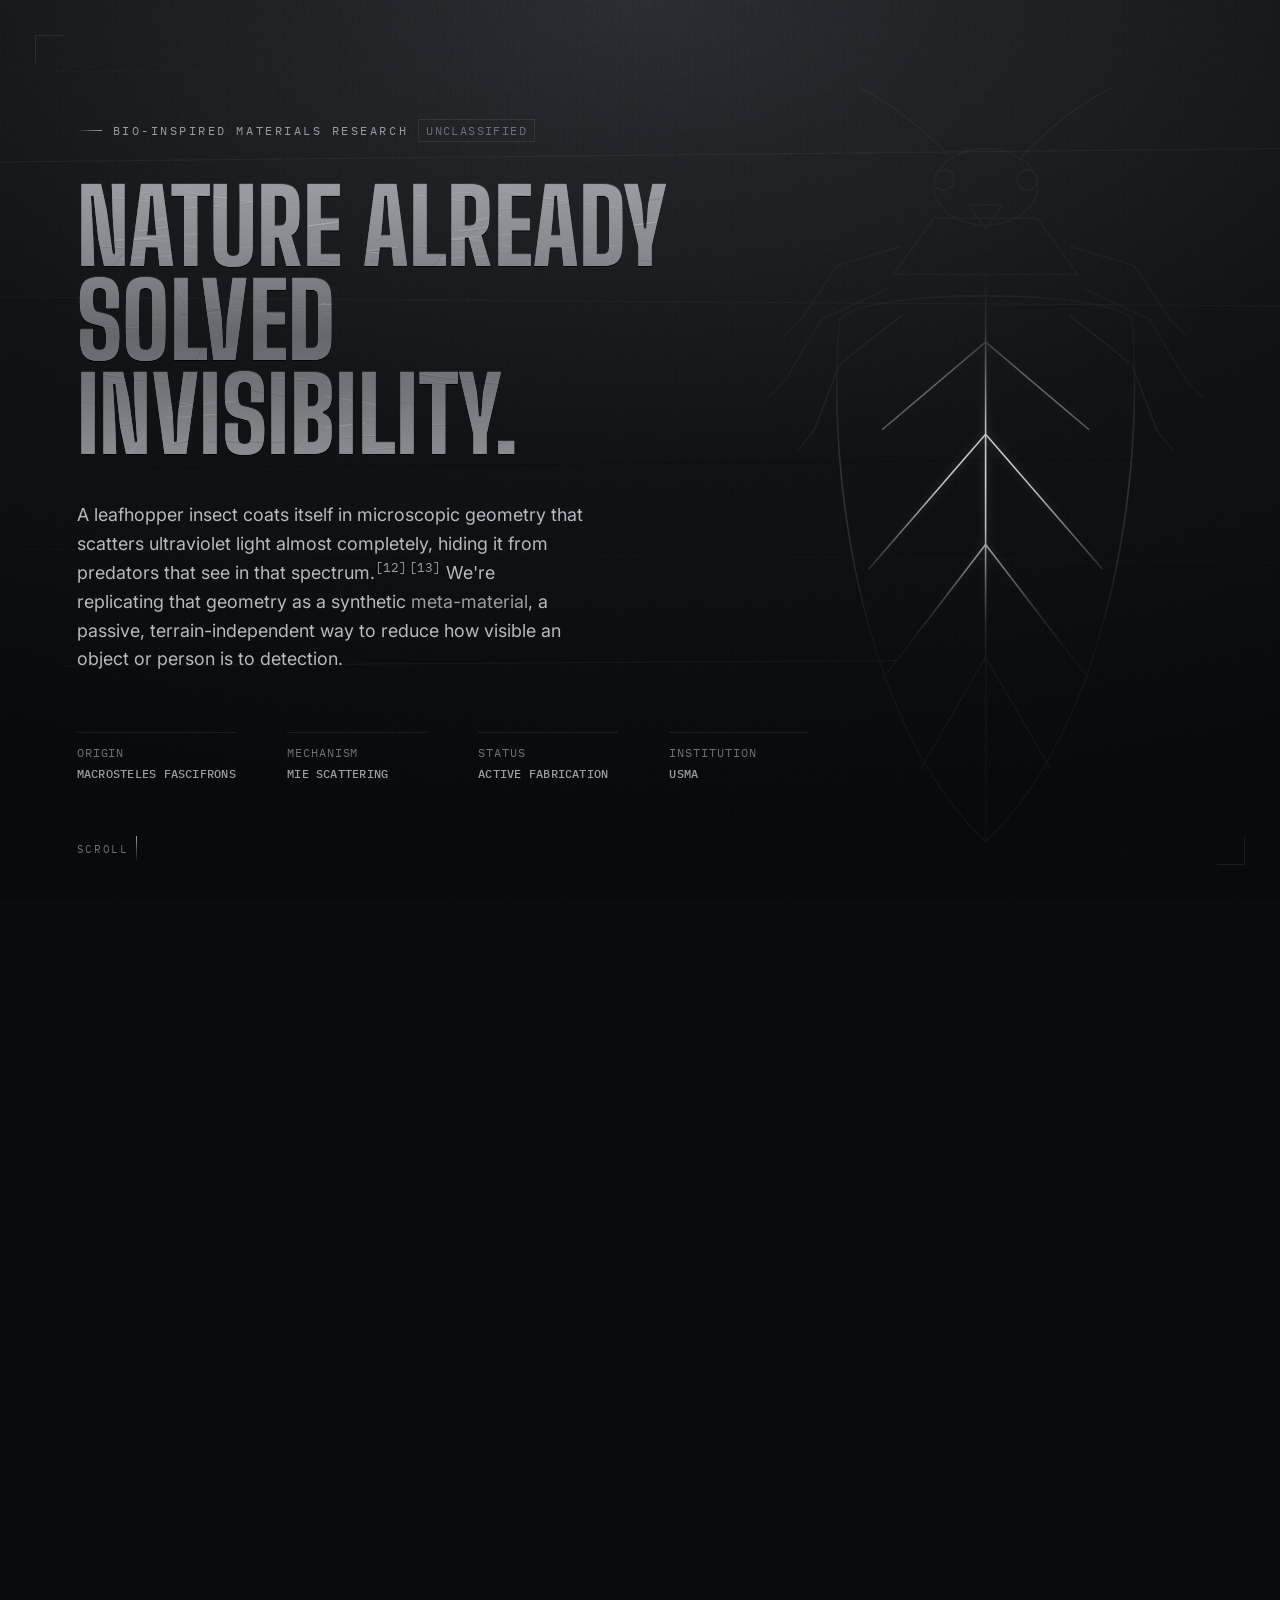
<file: index.html>
<!DOCTYPE html>
<html lang="en">
<head>
<meta charset="UTF-8">
<meta name="viewport" content="width=device-width, initial-scale=1.0">
<title>Brochosome Research: Hero POC v9</title>
<link rel="preconnect" href="https://fonts.googleapis.com">
<link rel="preconnect" href="https://fonts.gstatic.com" crossorigin>
<link href="https://fonts.googleapis.com/css2?family=Big+Shoulders+Display:wght@600;700;800&family=IBM+Plex+Mono:wght@400;500&family=Inter:wght@400;500&display=swap" rel="stylesheet">
<link rel="stylesheet" href="css/styles.css">
</head>
<body>

<section class="hero" id="hero">

  <svg class="noise-scratches" xmlns="http://www.w3.org/2000/svg" width="100%" height="100%" preserveAspectRatio="none">
    <line x1="0%"  y1="18%" x2="100%" y2="16.5%" stroke="rgba(255,255,255,0.05)"  stroke-width="1"/>
    <line x1="0%"  y1="33%" x2="100%" y2="34%"   stroke="rgba(255,255,255,0.035)" stroke-width="1"/>
    <line x1="10%" y1="52%" x2="92%"  y2="51%"   stroke="rgba(0,0,0,0.25)"        stroke-width="1"/>
    <line x1="0%"  y1="61%" x2="100%" y2="62.5%" stroke="rgba(255,255,255,0.04)"  stroke-width="0.6"/>
    <line x1="5%"  y1="74%" x2="70%"  y2="73.4%" stroke="rgba(255,255,255,0.045)" stroke-width="1"/>
    <line x1="20%" y1="85%" x2="100%" y2="86%"   stroke="rgba(0,0,0,0.2)"         stroke-width="1"/>
    <line x1="0%"  y1="8%"  x2="45%"  y2="7.6%"  stroke="rgba(255,255,255,0.03)"  stroke-width="0.5"/>
    <line x1="55%" y1="95%" x2="100%" y2="94.3%" stroke="rgba(255,255,255,0.03)"  stroke-width="0.5"/>
  </svg>
  <div class="grain" id="grain"></div>

  <!-- ONE leafhopper, now shifted right and enlarged so it fills the space
       that used to sit empty. It bleeds off the right edge of the viewport
       on purpose, like an emblem stamped larger than the plate. -->
  <div class="creature-band" id="creatureBand">
    <svg class="creature-dim" viewBox="-60 -60 420 720" preserveAspectRatio="xMidYMid meet" stroke-width="1.4">
      <path d="M118,15 Q80,-25 38,-46"/>
      <path d="M182,15 Q220,-25 262,-46"/>
      <ellipse cx="150" cy="42" rx="46" ry="34"/>
      <circle cx="113" cy="36" r="9"/>
      <circle cx="187" cy="36" r="9"/>
      <path d="M135,58 L165,58 L150,80 Z"/>
      <path d="M104,70 L196,70 L232,120 L68,120 Z"/>
      <path d="M20,160 C8,300 40,520 150,624 C260,520 292,300 280,160 C260,132 40,132 20,160 Z"/>
      <line x1="150" y1="120" x2="150" y2="624"/>
      <line x1="150" y1="180" x2="58" y2="258"/>
      <line x1="150" y1="180" x2="242" y2="258"/>
      <line x1="150" y1="262" x2="46" y2="382"/>
      <line x1="150" y1="262" x2="254" y2="382"/>
      <line x1="150" y1="360" x2="58" y2="480"/>
      <line x1="150" y1="360" x2="242" y2="480"/>
      <line x1="150" y1="460" x2="92" y2="560"/>
      <line x1="150" y1="460" x2="208" y2="560"/>
      <path d="M75,95 L18,112 L-14,160"/>
      <path d="M-14,160 L-30,176"/>
      <path d="M225,95 L282,112 L314,160"/>
      <path d="M314,160 L330,176"/>
      <path d="M64,132 L4,160 L-28,214"/>
      <path d="M-28,214 L-44,230"/>
      <path d="M236,132 L296,160 L328,214"/>
      <path d="M328,214 L344,230"/>
      <path d="M76,156 L20,200 L-2,258"/>
      <path d="M-2,258 L-18,278"/>
      <path d="M224,156 L280,200 L302,258"/>
      <path d="M302,258 L318,278"/>
    </svg>

    <svg class="creature-bright" viewBox="-60 -60 420 720" preserveAspectRatio="xMidYMid meet" stroke-width="1.4">
      <path d="M118,15 Q80,-25 38,-46"/>
      <path d="M182,15 Q220,-25 262,-46"/>
      <ellipse cx="150" cy="42" rx="46" ry="34"/>
      <circle cx="113" cy="36" r="9"/>
      <circle cx="187" cy="36" r="9"/>
      <path d="M135,58 L165,58 L150,80 Z"/>
      <path d="M104,70 L196,70 L232,120 L68,120 Z"/>
      <path d="M20,160 C8,300 40,520 150,624 C260,520 292,300 280,160 C260,132 40,132 20,160 Z"/>
      <line x1="150" y1="120" x2="150" y2="624"/>
      <line x1="150" y1="180" x2="58" y2="258"/>
      <line x1="150" y1="180" x2="242" y2="258"/>
      <line x1="150" y1="262" x2="46" y2="382"/>
      <line x1="150" y1="262" x2="254" y2="382"/>
      <line x1="150" y1="360" x2="58" y2="480"/>
      <line x1="150" y1="360" x2="242" y2="480"/>
      <line x1="150" y1="460" x2="92" y2="560"/>
      <line x1="150" y1="460" x2="208" y2="560"/>
      <path d="M75,95 L18,112 L-14,160"/>
      <path d="M-14,160 L-30,176"/>
      <path d="M225,95 L282,112 L314,160"/>
      <path d="M314,160 L330,176"/>
      <path d="M64,132 L4,160 L-28,214"/>
      <path d="M-28,214 L-44,230"/>
      <path d="M236,132 L296,160 L328,214"/>
      <path d="M328,214 L344,230"/>
      <path d="M76,156 L20,200 L-2,258"/>
      <path d="M-2,258 L-18,278"/>
      <path d="M224,156 L280,200 L302,258"/>
      <path d="M302,258 L318,278"/>
    </svg>
  </div>

  <div class="plate-corner tl"></div>
  <div class="plate-corner br"></div>

  <div class="content">
    <div class="eyebrow">
      <span>Bio-Inspired Materials Research</span>
      <span class="tag">Unclassified</span>
    </div>

    <h1><span class="glint">Nature Already<br>Solved Invisibility.</span></h1>

    <p class="subhead">
      A leafhopper insect coats itself in microscopic geometry that scatters
      ultraviolet light almost completely, hiding it from predators that see
      in that spectrum.<a href="#ref12" class="cite">[12]</a><a href="#ref13" class="cite">[13]</a>
      We're replicating that geometry as a synthetic
      <span class="accent">meta-material</span>, a passive, terrain-independent
      way to reduce how visible an object or person is to detection.
    </p>

    <div class="meta-row">
      <div>Origin<strong>Macrosteles fascifrons</strong></div>
      <div>Mechanism<strong>Mie Scattering</strong></div>
      <div>Status<strong>Active Fabrication</strong></div>
      <div>Institution<strong>USMA</strong></div>
    </div>
  </div>

  <div class="scroll-hint">Scroll</div>
</section>

<section class="why">
  <div class="grain-layer"></div>

  <div class="why-grid">
    <div>
      <h2>Camouflage Without a Pattern.</h2>
      <p class="lede">
        Most anti-reflective coatings are engineered from a blank sheet.
        This one already survived roughly four hundred million years of
        being hunted. Birds, the leafhopper's primary predator, see well
        into the ultraviolet, a part of the spectrum invisible to us. The
        brochosome's geometry evolved specifically to defeat that
        vision,<a href="#ref5" class="cite">[5]</a> scattering UV light so
        completely that the insect effectively disappears to the eyes
        hunting it.<a href="#ref13" class="cite">[13]</a>
      </p>
      <p class="lede">
        The shape is what we're replicating, not a color or a pattern.
        That's what makes it useful<a href="#ref12" class="cite">[12]</a>
        beyond one insect and one predator.
      </p>
    </div>

    <div class="fact-list">
      <div class="fact-row">
        <span class="fact-label">Predator-Independent</span>
        <p>The geometry scatters light itself. It doesn't rely on
          color-matching a background or mimicking a specific
          environment.<a href="#ref12" class="cite">[12]</a></p>
      </div>
      <div class="fact-row">
        <span class="fact-label">Fully Passive</span>
        <p>No power source, no moving parts, no active signal to detect.
          The effect comes entirely from the particle's shape.</p>
      </div>
      <div class="fact-row">
        <span class="fact-label">Orientation &amp; Weather Agnostic</span>
        <p>Because scattering happens at the particle level, performance
          doesn't depend on viewing angle, lighting conditions, or
          terrain, a limitation most camouflage approaches share.</p>
      </div>
    </div>
  </div>

  <div class="why-close">
    <p>
      The same shape-driven concealment principle is now being tested for
      a very different kind of exposure: how easily objects and
      personnel can be detected across the
      <span class="accent">optical and radio spectrum</span>, built on
      four hundred million years of field testing.
    </p>
  </div>
</section>

<section class="uv-section">
  <div class="grain-layer"></div>

  <div class="uv-grid">
    <div class="uv-copy">
      <h2>This Is What A Predator Sees.</h2>
      <p class="lede">
        Flip the switch. The photograph on the right is the same insect,
        shot under the two conditions that matter: the light we see
        in, and the light a hunting bird sees in. Nothing about the leafhopper
        changes between the two states. Only the wavelength does. The
        underlying physics is Mie scattering<a href="#ref10" class="cite">[10]</a>,
        the same effect that governs how any particle scatters light
        near its own size.
      </p>
      <p class="lede">
        That's the entire premise of this project: geometry that
        disappears in exactly the band that predation depends on.
      </p>

      <button class="uv-switch" id="uvSwitch" type="button" role="switch" aria-checked="false" aria-label="Toggle between visible light and ultraviolet view">
        <span class="uv-switch-label is-active" id="uvLabelLeft">Visible</span>
        <span class="uv-switch-track"><span class="uv-switch-thumb"></span></span>
        <span class="uv-switch-label" id="uvLabelRight">UV</span>
      </button>
    </div>

    <div class="uv-stage" id="uvStage">
      <div class="uv-backdrop"></div>
      <div class="uv-stage-corner tl"></div>
      <div class="uv-stage-corner br"></div>
      <div class="uv-scan" id="uvScan"></div>

      <img class="uv-photo is-visible-shot" src="images/leafhopper-visible.png" alt="The leafhopper Macrosteles fascifrons photographed under visible light, appearing bright yellow-green and clearly visible.">
      <img class="uv-photo is-uv-shot" src="images/leafhopper-uv.png" alt="The same leafhopper photographed under ultraviolet light, appearing as a faint dark silhouette, nearly invisible.">

      <div class="uv-credit">Photograph: Wu et al., 2025, <em>eLife</em><a href="#ref13" class="cite">[13]</a> · CC BY 4.0</div>

      <div class="uv-stat">
        <span class="uv-stat-num">94%</span>
        <span class="uv-stat-label">less light reflected back<a href="#ref12" class="cite">[12]</a></span>
      </div>

      <div class="uv-caption" id="uvCaption">Visible light. Clearly visible to predators.</div>
    </div>
  </div>
</section>

<section class="contact">
  <div class="grain-layer"></div>

  <div class="contact-grid">
    <div>
      <h2>Who's Behind It.</h2>
      <p class="contact-intro">
        The current team is small by design during a rebuilding year.
        Earlier contributors, among others, laid groundwork this project
        still builds on.
      </p>

      <div class="roster-group">
        <div class="roster-group-label">Current Team</div>
        <div class="roster-list">
          <div class="roster-row">
            <span class="roster-name">Gennaro M. Smith</span>
            <span class="roster-dept">Electrical Eng. &amp; Computer Science</span>
          </div>
          <div class="roster-row">
            <span class="roster-name">Benjamin D. Garcia</span>
            <span class="roster-dept">Physics &amp; Nuclear Eng.</span>
          </div>
        </div>
      </div>

      <div class="roster-group">
        <div class="roster-group-label">Research Advisors</div>
        <div class="roster-list">
          <div class="roster-row">
            <span class="roster-name">LTC Jacob W. Capps</span>
            <span class="roster-dept">Physics &amp; Nuclear Eng.</span>
          </div>
          <div class="roster-row">
            <span class="roster-name">LTC William K. North</span>
            <span class="roster-dept">Electrical Eng. &amp; Computer Science</span>
          </div>
        </div>
      </div>

      <div class="roster-group">
        <div class="roster-group-label">Early Contributors</div>
        <div class="roster-list">
          <div class="roster-row">
            <span class="roster-name">Elaine J. Joyce</span>
            <span class="roster-dept">Mechanical &amp; Aerospace Eng.</span>
          </div>
          <div class="roster-row">
            <span class="roster-name">Pierce A. Bazewicz</span>
            <span class="roster-dept">Mechanical &amp; Aerospace Eng.</span>
          </div>
        </div>
      </div>
    </div>

    <div class="contact-plate">
      <div class="plate-corner tl"></div>
      <div class="plate-corner br"></div>

      <div class="contact-block">
        <div class="contact-label">Institution</div>
        <address>
          USMA<br>
          West Point, NY 10996
        </address>
      </div>

      <div class="contact-block">
        <div class="contact-label">Point of Contact</div>
        <p><a href="mailto:benjamin.garcia@westpoint.edu">benjamin.garcia@westpoint.edu</a></p>
      </div>

      <div class="contact-block">
        <div class="contact-label">Attachments</div>
        <ul class="attachment-list">
          <li class="attachment-row">
            <span>Material Cloaking, IEEE RAPID Submission</span>
            <span class="attachment-tag">PDF</span>
          </li>
          <li class="attachment-row">
            <span>HEART Conference Submission, 2026</span>
            <span class="attachment-tag">PDF</span>
          </li>
          <li class="attachment-row">
            <span>RAPID 2026 Presentation</span>
            <span class="attachment-tag">PPTX</span>
          </li>
        </ul>
      </div>
    </div>
  </div>
</section>

<section class="refs">
  <div class="refs-inner">
    <h2>References</h2>

    <ol class="refs-list">
      <li id="ref1">
        <p class="ref-entry">Alitalo, P., Ranvier, S., Vehmas, J., &amp; Tretyakov, S. A microwave transmission-line network guiding electromagnetic fields through a dense array of metallic objects. Department of Radio Science and Engineering / SMARAD Center of Excellence, TKK Helsinki University of Technology, Elsevier.</p>
      </li>
      <li id="ref2">
        <p class="ref-entry">Capps, J. W. (2022). Application and validation of Geant4 modeling for optimization of complex structures for fast neutron detection (Doctoral dissertation, Oregon State University). Department of Physics.</p>
      </li>
      <li id="ref3">
        <p class="ref-entry">Chu, H., Li, Q., Liu, B., et al. (2018). A hybrid invisibility cloak based on integration of transparent metasurfaces and zero-index materials. <em>Light: Science &amp; Applications</em>, 7(50). <a href="https://doi.org/10.1038/s41377-018-0052-7" target="_blank" rel="noopener noreferrer">doi.org/10.1038/s41377-018-0052-7</a></p>
      </li>
      <li id="ref4">
        <p class="ref-entry">Keysight Technologies. Technical specifications for 9018-70012. Keysight / Electro Rent.</p>
      </li>
      <li id="ref5">
        <p class="ref-entry">Rakitov, R., Moysa, A. A., Kopylov, A. T., et al. (2018). Brochosomins and other novel proteins from brochosomes of leafhoppers (Insecta, Hemiptera, Cicadellidae). <em>Insect Biochemistry and Molecular Biology</em>, 94, 10–17. <a href="https://doi.org/10.1016/j.ibmb.2018.01.001" target="_blank" rel="noopener noreferrer">doi.org/10.1016/j.ibmb.2018.01.001</a></p>
      </li>
      <li id="ref6">
        <p class="ref-entry">Ramsey Electronics. STE6000M RF shielded test enclosure. Ramsey Electronics.</p>
      </li>
      <li id="ref7">
        <p class="ref-entry">Smith, D. S., &amp; Littau, V. G. (1960). Cellular specialization in the excretory epithelia of an insect, <em>Macrosteles fascifrons</em> Stål (Homoptera). <em>Journal of Cell Biology</em>, 8, 103–133.</p>
      </li>
      <li id="ref8">
        <p class="ref-entry">Smith, G. A. (2022). Fresnel equations. The University of Arizona, Wyant College of Optical Sciences. <a href="https://webs.optics.arizona.edu/gsmith/Fresnel.html" target="_blank" rel="noopener noreferrer">webs.optics.arizona.edu/gsmith/Fresnel.html</a></p>
      </li>
      <li id="ref9">
        <p class="ref-entry">Thompson, S. M., Talò, M., Krause, B., et al. (2022). The effect of branched carbon nanotubes as reinforcing nano-filler in polymer nanocomposites. <em>Composite Structures</em>, 295, 115794. <a href="https://doi.org/10.1016/j.compstruct.2022.115794" target="_blank" rel="noopener noreferrer">doi.org/10.1016/j.compstruct.2022.115794</a></p>
      </li>
      <li id="ref10">
        <p class="ref-entry">Thurner, G. C., &amp; Debbage, P. (2018). Molecular imaging with nanoparticles: The dwarf actors revisited 10 years later. <em>Histochemistry and Cell Biology</em>, 150(6), 733–794. <a href="https://doi.org/10.1007/s00418-018-1753-y" target="_blank" rel="noopener noreferrer">doi.org/10.1007/s00418-018-1753-y</a></p>
      </li>
      <li id="ref11">
        <p class="ref-entry">Valagiannopoulos, C. A., &amp; Alitalo, P. (2012). Electromagnetic cloaking of PEC cylinders with a single isotropic and homogeneous layer. In <em>Proceedings of the 2012 IEEE International Symposium on Antennas and Propagation</em> (pp. 1–2). IEEE. <a href="https://doi.org/10.1109/APS.2012.6348712" target="_blank" rel="noopener noreferrer">doi.org/10.1109/APS.2012.6348712</a></p>
      </li>
      <li id="ref12">
        <p class="ref-entry">Wang, L., Li, Z., Shen, S., &amp; Wong, T.-S. (2024). Geometric design of antireflective leafhopper brochosomes. <em>Proceedings of the National Academy of Sciences</em>, 121(14), e2312700121. <a href="https://doi.org/10.1073/pnas.2312700121" target="_blank" rel="noopener noreferrer">doi.org/10.1073/pnas.2312700121</a></p>
      </li>
      <li id="ref13">
        <p class="ref-entry">Wu, W., Mao, Q., Ye, Z., et al. (2025). Brochosomes as an antireflective camouflage coating for leafhoppers. <em>eLife</em>. <a href="https://doi.org/10.7554/eLife.99639.2" target="_blank" rel="noopener noreferrer">doi.org/10.7554/eLife.99639.2</a></p>
      </li>
    </ol>
  </div>
</section>

<script src="js/main.js"></script>

</body>
</html>
</file>
<file: css/styles.css>
:root{
    --black: #0a0b0d;
    --brushed-hi: #9a9ea3;
    --text: #b7bac0;
    --text-dim: #6d7075;
    --hair: rgba(255,255,255,0.08);
    --scratch-tex: none;
    --cx: 50%;
    --cy: 50%;
  }

  *{box-sizing:border-box; margin:0; padding:0;}

  html,body{ height:100%; background: var(--black); overflow-x:hidden; }

  body{
    font-family: 'Inter', sans-serif;
    color: var(--text);
    min-height:100vh;
    position:relative;
  }

  /* ---------- Brushed metal background, fully static ---------- */
  .hero{
    position:relative;
    min-height:100vh;
    display:flex;
    flex-direction:column;
    justify-content:center;
    padding: 6vw;
    isolation:isolate;
    overflow:hidden;
    cursor:default;
  }

  .hero::before{
    content:"";
    position:absolute;
    inset:0;
    z-index:0;
    background:
      radial-gradient(120% 90% at 50% 0%, #2a2d31 0%, #101215 55%, #08090a 100%);
  }

  .hero::after{
    content:"";
    position:absolute;
    inset:0;
    z-index:0;
    opacity:0.5;
    mix-blend-mode: overlay;
    background-image: repeating-linear-gradient(
      90deg,
      rgba(255,255,255,0.035) 0px,
      rgba(255,255,255,0.035) 1px,
      rgba(0,0,0,0.05) 2px,
      rgba(0,0,0,0.05) 3px,
      transparent 4px,
      transparent 7px
    );
  }

  .noise-scratches{
    position:absolute;
    inset:0;
    z-index:0;
    pointer-events:none;
  }

  .grain{
    position:absolute;
    inset:0;
    z-index:0;
    pointer-events:none;
    opacity:0.06;
    background-repeat:repeat;
    mix-blend-mode:overlay;
  }

  /* reusable grain layer for any later section, same texture, no extra generation */
  .grain-layer{
    position:absolute;
    inset:0;
    z-index:0;
    pointer-events:none;
    opacity:0.05;
    background-image: var(--grain-tex, none);
    background-repeat:repeat;
    background-size:160px 160px;
    mix-blend-mode:overlay;
  }

  /* ---------- Giant leafhopper, shifted right, bigger, bleeding off edge ---
     This is now doing the job of balancing the composition: instead of
     sitting centered with empty space to its right, it's the thing THAT
     FILLS the right side, large enough to run past the viewport edge,
     like a huge emblem stamped off-register on the plate.
  ----------------------------------------------------------------------------*/
  .creature-band{
    position:absolute;
    top: 8vh;
    bottom: 2vh;
    left: 40%;
    right: -14vw;
    z-index:1;
    pointer-events:none;
  }

  .creature-band svg{
    position:absolute;
    inset:0;
    width:100%;
    height:100%;
  }

  .creature-band path,
  .creature-band ellipse,
  .creature-band circle,
  .creature-band line{
    fill:none;
    stroke: var(--brushed-hi);
  }

  .creature-dim{ opacity:0.055; }

  .creature-bright{
    opacity:0.95;
    filter: blur(0.7px) drop-shadow(0 0 5px rgba(223,226,229,0.3));
    -webkit-mask-image: radial-gradient(
      190px 190px at var(--cx) var(--cy),
      #000 0%,
      rgba(0,0,0,0.85) 28%,
      rgba(0,0,0,0.4) 55%,
      rgba(0,0,0,0.1) 78%,
      transparent 100%
    );
    mask-image: radial-gradient(
      190px 190px at var(--cx) var(--cy),
      #000 0%,
      rgba(0,0,0,0.85) 28%,
      rgba(0,0,0,0.4) 55%,
      rgba(0,0,0,0.1) 78%,
      transparent 100%
    );
  }
  .creature-bright path,
  .creature-bright ellipse,
  .creature-bright circle,
  .creature-bright line{
    stroke: #dfe2e5;
  }

  /* ---------- Content ---------- */
  .content{ position:relative; z-index:2; max-width: 1100px; }

  .eyebrow{
    font-family:'IBM Plex Mono', monospace;
    font-size: 0.72rem;
    letter-spacing: 0.22em;
    text-transform: uppercase;
    color: var(--brushed-hi);
    display:flex;
    align-items:center;
    gap: 0.9em;
    margin-bottom: 2.4rem;
  }
  .eyebrow::before{
    content:"";
    width: 2.2em;
    height: 1px;
    background: linear-gradient(90deg, transparent, var(--brushed-hi));
  }
  .eyebrow span.tag{
    padding: 0.25em 0.6em;
    border: 1px solid var(--hair);
    color: var(--text-dim);
    letter-spacing: 0.12em;
  }

  h1{
    font-family: 'Big Shoulders Display', sans-serif;
    font-weight: 800;
    text-transform: uppercase;
    font-size: clamp(2.8rem, 8vw, 6.4rem);
    line-height: 0.92;
    letter-spacing: 0.005em;
    max-width: 14ch;
  }

  /* ---------- Flat matte text with a realistic static scratch texture -------
     No pointer reactivity, no sweep, no glint. Settled matte metal.
  ----------------------------------------------------------------------------*/
  .glint{
    position:relative;
    display:inline-block;
    background-image:
      var(--scratch-tex),
      linear-gradient(
        180deg,
        #9a9ea3 0%,
        #82868b 30%,
        #64676b 55%,
        #75787c 78%,
        #8b8e93 100%
      );
    background-repeat: repeat, no-repeat;
    background-size: 320px 320px, 100% 100%;
    background-blend-mode: overlay, normal;
    -webkit-background-clip:text;
    background-clip:text;
    color: transparent;
    filter: drop-shadow(0 1px 0 rgba(0,0,0,0.7)) drop-shadow(0 -1px 0 rgba(255,255,255,0.1));
  }

  .subhead{
    margin-top: 2.4rem;
    max-width: 46ch;
    font-size: clamp(1rem, 1.4vw, 1.15rem);
    line-height: 1.6;
    color: var(--text);
  }
  .subhead .accent{ color: var(--brushed-hi); }

  .meta-row{
    margin-top: 3.6rem;
    display:flex;
    gap: 3.2rem;
    flex-wrap:wrap;
    font-family:'IBM Plex Mono', monospace;
    font-size: 0.72rem;
    letter-spacing: 0.08em;
    text-transform: uppercase;
    color: var(--text-dim);
  }
  .meta-row div{
    padding-top: 0.8rem;
    border-top: 1px solid var(--hair);
    min-width: 140px;
  }
  .meta-row strong{
    display:block;
    color: var(--brushed-hi);
    font-weight:500;
    margin-top: 0.35rem;
    letter-spacing: 0.02em;
  }

  .plate-corner{
    position:absolute;
    z-index:2;
    width: 28px;
    height: 28px;
    border: 1px solid var(--hair);
  }
  .plate-corner.tl{ top: 2.2rem; left: 2.2rem; border-right:none; border-bottom:none; }
  .plate-corner.br{ bottom: 2.2rem; right: 2.2rem; border-left:none; border-top:none; }

  .scroll-hint{
    position:absolute;
    bottom: 2.4rem;
    left: 6vw;
    z-index:2;
    font-family:'IBM Plex Mono', monospace;
    font-size: 0.68rem;
    letter-spacing: 0.15em;
    text-transform: uppercase;
    color: var(--text-dim);
    display:flex;
    align-items:center;
    gap:0.7em;
  }
  .scroll-hint::after{
    content:"";
    width:1px;
    height:26px;
    background: linear-gradient(var(--brushed-hi), transparent);
  }

  @media (max-width: 900px){
    /* below this width the right-shifted bug would just collide with the
       text block, so let it recede back to a centered, subtler presence */
    .creature-band{
      left: 8vw;
      right: 8vw;
      top: 18vh;
      bottom: 12vh;
    }
  }

  @media (max-width: 640px){
    .meta-row{ gap: 1.8rem; }
    .hero{ padding: 8vw 6vw; }
  }

  /* =========================================================================
     SECTION 02: WHY IT MATTERS
     Deliberately plain-text after the hero: the metal-text treatment stays
     reserved for the hero headline (the page's one signature moment), so
     everything below reads as calm, confident typography instead.
  ==========================================================================*/
  .why{
    position:relative;
    background: linear-gradient(180deg, #0a0b0d 0%, #111316 100%);
    border-top: 1px solid var(--hair);
    padding: 9vw 6vw 10vw;
    overflow:hidden;
  }

  .why-grid{
    position:relative;
    z-index:1;
    max-width: 1280px;
    margin: 0 auto;
    display:grid;
    grid-template-columns: 1.1fr 1fr;
    gap: 5vw;
    align-items:start;
  }

  .section-tag{
    font-family:'IBM Plex Mono', monospace;
    font-size: 0.72rem;
    letter-spacing: 0.22em;
    text-transform: uppercase;
    color: var(--brushed-hi);
    display:flex;
    align-items:center;
    gap: 0.9em;
    margin-bottom: 1.8rem;
  }
  .section-tag::before{
    content:"";
    width: 2.2em;
    height: 1px;
    background: linear-gradient(90deg, transparent, var(--brushed-hi));
  }

  .why h2{
    font-family: 'Big Shoulders Display', sans-serif;
    font-weight: 800;
    text-transform: uppercase;
    font-size: clamp(2.1rem, 4.4vw, 3.6rem);
    line-height: 1.02;
    color: #d7d9db;
    max-width: 12ch;
    margin-bottom: 1.8rem;
  }

  .why .lede{
    font-size: clamp(1rem, 1.3vw, 1.1rem);
    line-height: 1.7;
    color: var(--text);
    max-width: 46ch;
  }

  .why .lede + .lede{ margin-top: 1.2rem; }

  .fact-list{
    display:flex;
    flex-direction:column;
  }

  .fact-row{
    padding: 1.6rem 0;
    border-top: 1px solid var(--hair);
  }
  .fact-row:last-child{ border-bottom: 1px solid var(--hair); }

  .fact-label{
    display:block;
    font-family: 'IBM Plex Mono', monospace;
    font-size: 0.78rem;
    letter-spacing: 0.08em;
    text-transform: uppercase;
    color: var(--brushed-hi);
    margin-bottom: 0.6rem;
  }

  .fact-row p{
    font-size: 0.98rem;
    line-height: 1.6;
    color: var(--text-dim);
    max-width: 42ch;
  }

  .why-close{
    position:relative;
    z-index:1;
    max-width: 1280px;
    margin: 4.5rem auto 0;
    padding-top: 2.2rem;
    border-top: 1px solid var(--hair);
  }

  .why-close p{
    font-size: clamp(1rem, 1.3vw, 1.15rem);
    line-height: 1.7;
    color: var(--text);
    max-width: 60ch;
  }

  .why-close .accent{ color: var(--brushed-hi); }

  @media (max-width: 860px){
    .why-grid{
      grid-template-columns: 1fr;
      gap: 3rem;
    }
  }

  /* =========================================================================
     SECTION 04: CONTACT
     Roster-plate team list on the left, a stamped contact/attachments plate
     on the right, same corner-bracket language as the hero and UV stage.
  ==========================================================================*/
  .contact{
    position:relative;
    background: linear-gradient(180deg, #111316 0%, #0a0b0d 100%);
    border-top: 1px solid var(--hair);
    padding: 9vw 6vw 9vw;
    overflow:hidden;
  }

  .contact-grid{
    position:relative;
    z-index:1;
    max-width: 1280px;
    margin: 0 auto;
    display:grid;
    grid-template-columns: 1.1fr 1fr;
    gap: 5vw;
    align-items:start;
  }

  .contact h2{
    font-family: 'Big Shoulders Display', sans-serif;
    font-weight: 800;
    text-transform: uppercase;
    font-size: clamp(2.1rem, 4.4vw, 3.6rem);
    line-height: 1.02;
    color: #d7d9db;
    max-width: 14ch;
    margin-bottom: 1.2rem;
  }

  .contact-intro{
    font-size: clamp(1rem, 1.3vw, 1.1rem);
    line-height: 1.7;
    color: var(--text);
    max-width: 46ch;
    margin-bottom: 2.6rem;
  }

  .roster-group{ margin-bottom: 2.4rem; }
  .roster-group:last-child{ margin-bottom: 0; }

  .roster-group-label{
    font-family:'IBM Plex Mono', monospace;
    font-size: 0.7rem;
    letter-spacing: 0.14em;
    text-transform: uppercase;
    color: var(--text-dim);
    margin-bottom: 0.9rem;
  }

  .roster-list{
    display:flex;
    flex-direction:column;
  }

  .roster-row{
    display:flex;
    justify-content:space-between;
    align-items:baseline;
    gap: 1rem;
    padding: 1rem 0;
    border-top: 1px solid var(--hair);
  }
  .roster-group .roster-list .roster-row:last-child{
    border-bottom: 1px solid var(--hair);
  }

  .roster-name{
    font-size: 1rem;
    color: #d7d9db;
    letter-spacing: 0.01em;
  }

  .roster-dept{
    font-family:'IBM Plex Mono', monospace;
    font-size: 0.72rem;
    letter-spacing: 0.04em;
    color: var(--text-dim);
    text-align:right;
    white-space:nowrap;
  }

  .contact-plate{
    position:relative;
    border: 1px solid var(--hair);
    padding: 2.4rem 2rem;
  }

  .contact-plate .plate-corner{ position:absolute; z-index:2; width:18px; height:18px; border:1px solid rgba(255,255,255,0.14); }
  .contact-plate .plate-corner.tl{ top:-1px; left:-1px; border-right:none; border-bottom:none; }
  .contact-plate .plate-corner.br{ bottom:-1px; right:-1px; border-left:none; border-top:none; }

  .contact-block{ margin-bottom: 2rem; }
  .contact-block:last-child{ margin-bottom:0; }

  .contact-label{
    font-family:'IBM Plex Mono', monospace;
    font-size: 0.7rem;
    letter-spacing: 0.14em;
    text-transform: uppercase;
    color: var(--brushed-hi);
    margin-bottom: 0.7rem;
  }

  .contact-block address,
  .contact-block p{
    font-style:normal;
    font-size: 0.95rem;
    line-height: 1.65;
    color: var(--text);
  }

  .contact-block a{
    color: var(--brushed-hi);
    text-decoration:none;
    border-bottom: 1px solid rgba(154,158,163,0.35);
    transition: color 0.2s ease, border-color 0.2s ease;
  }
  .contact-block a:hover{ color:#e8eaed; border-color:#e8eaed; }

  .attachment-list{ list-style:none; }
  .attachment-row{
    display:flex;
    align-items:baseline;
    justify-content:space-between;
    gap: 1rem;
    padding: 0.85rem 0;
    border-top: 1px solid var(--hair);
    font-size: 0.9rem;
    color: var(--text);
  }
  .attachment-list .attachment-row:last-child{ border-bottom: 1px solid var(--hair); }
  .attachment-tag{
    font-family:'IBM Plex Mono', monospace;
    font-size: 0.62rem;
    letter-spacing: 0.08em;
    color: var(--text-dim);
    border: 1px solid var(--hair);
    padding: 0.18em 0.5em;
    white-space:nowrap;
  }

  @media (max-width: 860px){
    .contact-grid{
      grid-template-columns: 1fr;
      gap: 3rem;
    }
  }

  @media (max-width: 560px){
    .roster-row{
      flex-direction:column;
      align-items:flex-start;
      gap: 0.3rem;
    }
    .roster-dept{ text-align:left; white-space:normal; }
    .attachment-row{
      flex-direction:column;
      align-items:flex-start;
      gap: 0.4rem;
    }
  }

  /* =========================================================================
     SECTION 03: THE VANISHING (UV / VISIBLE TOGGLE)
     The flagship interactive: flip between visible light and the UV band
     birds actually hunt in, and watch the same wireframe nearly disappear.
     This is the phenomenon the whole project is about, made tangible.
  ==========================================================================*/
  .uv-section{
    position:relative;
    background: #0a0b0d;
    border-top: 1px solid var(--hair);
    padding: 9vw 6vw 10vw;
    overflow:hidden;
  }

  .uv-grid{
    position:relative;
    z-index:1;
    max-width: 1280px;
    margin: 0 auto;
    display:grid;
    grid-template-columns: 1fr 0.9fr;
    gap: 5vw;
    align-items:center;
  }

  .uv-copy h2{
    font-family: 'Big Shoulders Display', sans-serif;
    font-weight: 800;
    text-transform: uppercase;
    font-size: clamp(2.1rem, 4.4vw, 3.6rem);
    line-height: 1.02;
    color: #d7d9db;
    max-width: 13ch;
    margin-bottom: 1.8rem;
  }

  .uv-copy .lede{
    font-size: clamp(1rem, 1.3vw, 1.1rem);
    line-height: 1.7;
    color: var(--text);
    max-width: 44ch;
    margin-bottom: 1rem;
  }

  /* ---- the switch ---- */
  .uv-switch{
    margin-top: 2.6rem;
    display:inline-flex;
    align-items:center;
    gap: 0.9rem;
    background:none;
    border:none;
    -webkit-appearance:none;
    appearance:none;
    cursor:pointer;
    font-family:'IBM Plex Mono', monospace;
    padding: 0.4rem 0.4rem 0.4rem 0;
  }
  .uv-switch:focus-visible{
    outline: 1px solid var(--brushed-hi);
    outline-offset: 4px;
  }

  .uv-switch-label{
    font-size: 0.78rem;
    letter-spacing: 0.14em;
    text-transform: uppercase;
    color: var(--text-dim);
    transition: color 0.4s ease;
  }
  .uv-switch-label.is-active{ color: var(--brushed-hi); }

  .uv-switch-track{
    position:relative;
    width: 58px;
    height: 26px;
    border-radius: 999px;
    background: linear-gradient(180deg, #2c2f33, #1a1c1f);
    border: 1px solid var(--hair);
    box-shadow: inset 0 1px 3px rgba(0,0,0,0.6);
  }

  .uv-switch-thumb{
    position:absolute;
    top: 3px;
    left: 3px;
    width: 18px;
    height: 18px;
    border-radius: 50%;
    background: linear-gradient(180deg, #d7d9db, #9a9ea3);
    box-shadow: 0 1px 2px rgba(0,0,0,0.5);
    transition: transform 0.35s cubic-bezier(.65,0,.35,1), background 0.4s ease;
  }
  .uv-switch.is-uv .uv-switch-thumb{
    transform: translateX(32px);
    background: linear-gradient(180deg, #b9a8ff, #7c62d9);
  }

  /* ---- the stage ---- */
  .uv-stage{
    position:relative;
    width: 100%;
    aspect-ratio: 3 / 4;
    max-width: 400px;
    margin-inline: auto;
    border: 1px solid var(--hair);
    overflow:hidden;
  }

  .uv-stage-corner{
    position:absolute;
    z-index:3;
    width: 18px;
    height: 18px;
    border: 1px solid rgba(255,255,255,0.14);
    pointer-events:none;
  }
  .uv-stage-corner.tl{ top:10px; left:10px; border-right:none; border-bottom:none; }
  .uv-stage-corner.br{ bottom:10px; right:10px; border-left:none; border-top:none; }

  .uv-backdrop{
    position:absolute; inset:0;
    background: radial-gradient(120% 100% at 50% 0%, #24262a 0%, #101215 60%, #0a0b0d 100%);
    transition: background 0.7s ease;
  }
  .uv-stage.is-uv .uv-backdrop{
    background: radial-gradient(120% 100% at 50% 0%, #251a3f 0%, #170f2c 55%, #0a0716 100%);
  }

  .uv-photo{
    position:absolute;
    left:50%; top:46%;
    transform: translate(-50%,-50%) scale(1);
    height: 62%;
    width: auto;
    filter: grayscale(0.1) contrast(1.05) blur(0px);
    transition: opacity 0.9s cubic-bezier(.22,.61,.36,1),
                filter 0.9s cubic-bezier(.22,.61,.36,1),
                transform 0.9s cubic-bezier(.22,.61,.36,1);
  }
  .uv-photo.is-visible-shot{ opacity:1; }
  .uv-photo.is-uv-shot{ opacity:0; }
  .uv-stage.is-uv .uv-photo.is-visible-shot{ opacity:0; transform: translate(-50%,-50%) scale(0.97); }
  .uv-stage.is-uv .uv-photo.is-uv-shot{ opacity:1; }

  /* brief blur+glow pulse on whichever photo is arriving, driven by JS toggling .is-transitioning */
  .uv-stage.is-transitioning .uv-photo.is-visible-shot,
  .uv-stage.is-transitioning .uv-photo.is-uv-shot{
    filter: grayscale(0.1) contrast(1.05) blur(2.5px);
  }
  .uv-stage.is-uv.is-transitioning .uv-photo.is-uv-shot{
    filter: grayscale(0) contrast(1.15) blur(2.5px) brightness(1.3);
  }

  /* sweeping scan line, fired once per toggle via JS restarting the animation */
  .uv-scan{
    position:absolute;
    left:0; right:0;
    top:0;
    height: 2px;
    z-index:4;
    pointer-events:none;
    background: linear-gradient(90deg,
      transparent 0%,
      rgba(154,158,163,0.9) 50%,
      transparent 100%);
    box-shadow: 0 0 12px 2px rgba(154,158,163,0.55);
    opacity:0;
  }
  .uv-stage.is-uv .uv-scan{
    background: linear-gradient(90deg,
      transparent 0%,
      rgba(180,150,255,0.95) 50%,
      transparent 100%);
    box-shadow: 0 0 14px 3px rgba(150,110,255,0.6);
  }
  .uv-scan.is-sweeping{
    animation: uv-scan-sweep 0.9s cubic-bezier(.4,0,.2,1);
  }
  @keyframes uv-scan-sweep{
    0%   { top: 0%;   opacity: 0; }
    8%   { opacity: 1; }
    92%  { opacity: 1; }
    100% { top: 100%; opacity: 0; }
  }

  .uv-stat{
    position:absolute;
    top: 14px;
    right: 16px;
    z-index:3;
    text-align:right;
    font-family:'IBM Plex Mono', monospace;
    opacity:0;
    transform: translateY(-4px);
    transition: opacity 0.6s ease 0.25s, transform 0.6s ease 0.25s;
  }
  .uv-stage.is-uv .uv-stat{
    opacity:1;
    transform: translateY(0);
  }
  .uv-stat-num{
    display:block;
    font-size: 1.7rem;
    font-weight:500;
    color: #cdd7ff;
    line-height:1;
  }
  .uv-stat-label{
    display:block;
    font-size: 0.58rem;
    letter-spacing: 0.06em;
    color: var(--text-dim);
    margin-top: 0.3rem;
    max-width: 11ch;
  }

  .uv-credit{
    position:absolute;
    left: 0; right: 0; top: 0;
    z-index:3;
    padding: 0.7rem 1rem 0;
    font-family:'IBM Plex Mono', monospace;
    font-size: 0.6rem;
    letter-spacing: 0.04em;
    color: rgba(154,158,163,0.7);
  }
  .uv-credit a{ color: inherit; }

  .uv-caption{
    position:absolute;
    left:0; right:0; bottom:0;
    z-index:3;
    padding: 0.9rem 1rem;
    font-family:'IBM Plex Mono', monospace;
    font-size: 0.68rem;
    letter-spacing: 0.05em;
    line-height: 1.5;
    color: var(--text-dim);
    background: linear-gradient(0deg, rgba(0,0,0,0.55), transparent);
  }

  @media (max-width: 860px){
    .uv-grid{
      grid-template-columns: 1fr;
      gap: 3rem;
    }
    .uv-stage{ margin-inline:0; }
  }

  /* ---- inline citation markers, used inside .lede/.fact-row copy ---- */
  .cite{
    font-family:'IBM Plex Mono', monospace;
    font-size: 0.72em;
    color: var(--brushed-hi);
    text-decoration: none;
    vertical-align: super;
    padding: 0 0.05em;
    border-bottom: none;
    transition: color 0.2s ease;
  }
  .cite:hover{ color: #e8eaed; }
  .cite:focus-visible{ outline: 1px solid var(--brushed-hi); outline-offset: 2px; }

  /* =========================================================================
     REFERENCES
  ==========================================================================*/
  .refs{
    position:relative;
    background: #0a0b0d;
    border-top: 1px solid var(--hair);
    padding: 7vw 6vw 8vw;
  }

  .refs-inner{
    position:relative;
    z-index:1;
    max-width: 1000px;
    margin: 0 auto;
  }

  .refs h2{
    font-family: 'Big Shoulders Display', sans-serif;
    font-weight: 800;
    text-transform: uppercase;
    font-size: clamp(1.8rem, 3.4vw, 2.6rem);
    color: #d7d9db;
    margin-bottom: 2.2rem;
  }

  .refs-list{
    list-style:none;
    counter-reset: refnum;
    display:flex;
    flex-direction:column;
  }

  .refs-list li{
    counter-increment: refnum;
    display:grid;
    grid-template-columns: 2.4rem 1fr;
    gap: 1rem;
    padding: 1.1rem 0;
    border-top: 1px solid var(--hair);
    scroll-margin-top: 6rem;
  }
  .refs-list li:last-child{ border-bottom: 1px solid var(--hair); }

  .refs-list li::before{
    content: counter(refnum);
    font-family:'IBM Plex Mono', monospace;
    font-size: 0.85rem;
    color: var(--text-dim);
  }

  .refs-list li:target{
    background: rgba(154,158,163,0.06);
  }

  .ref-entry{
    font-size: 0.92rem;
    line-height: 1.6;
    color: var(--text-dim);
  }

  .ref-entry a{
    color: var(--brushed-hi);
    text-decoration: none;
    border-bottom: 1px solid rgba(154,158,163,0.35);
    transition: color 0.2s ease, border-color 0.2s ease;
  }
  .ref-entry a:hover{
    color: #e8eaed;
    border-color: #e8eaed;
  }
</file>
